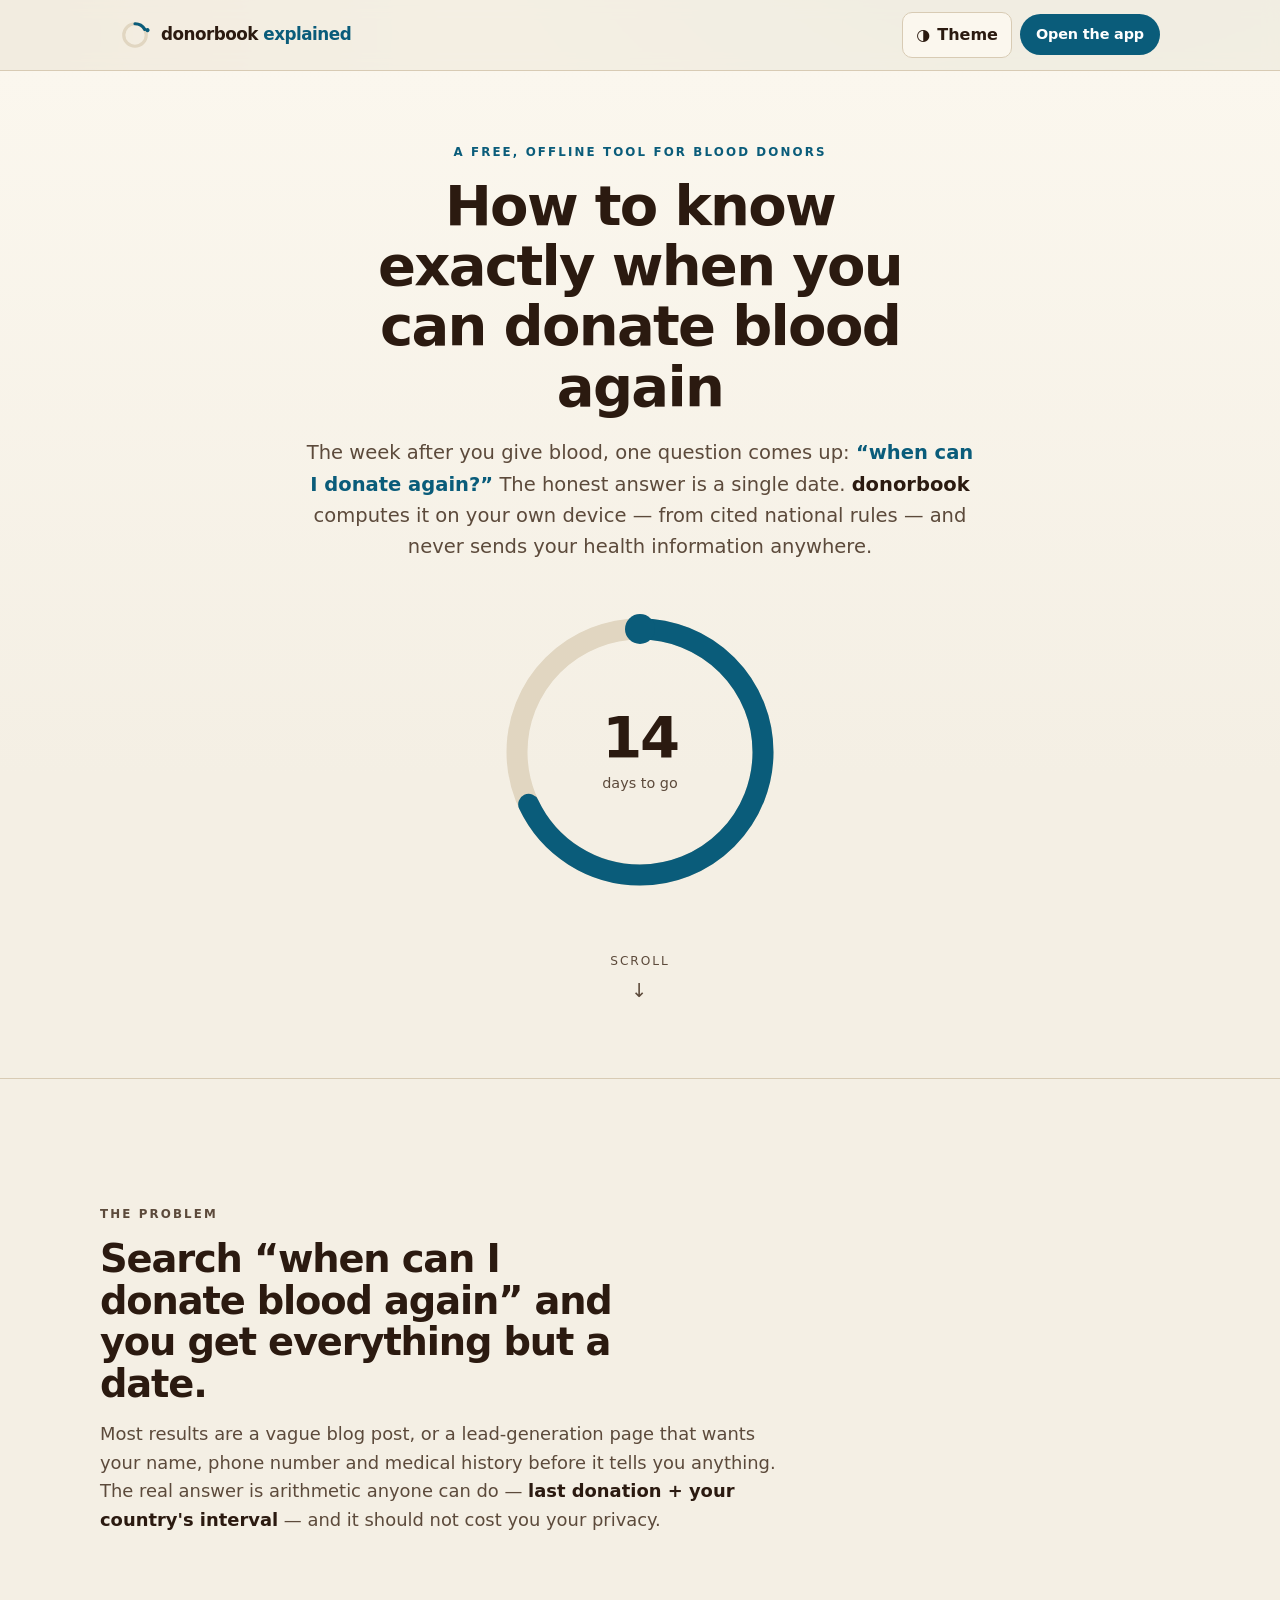
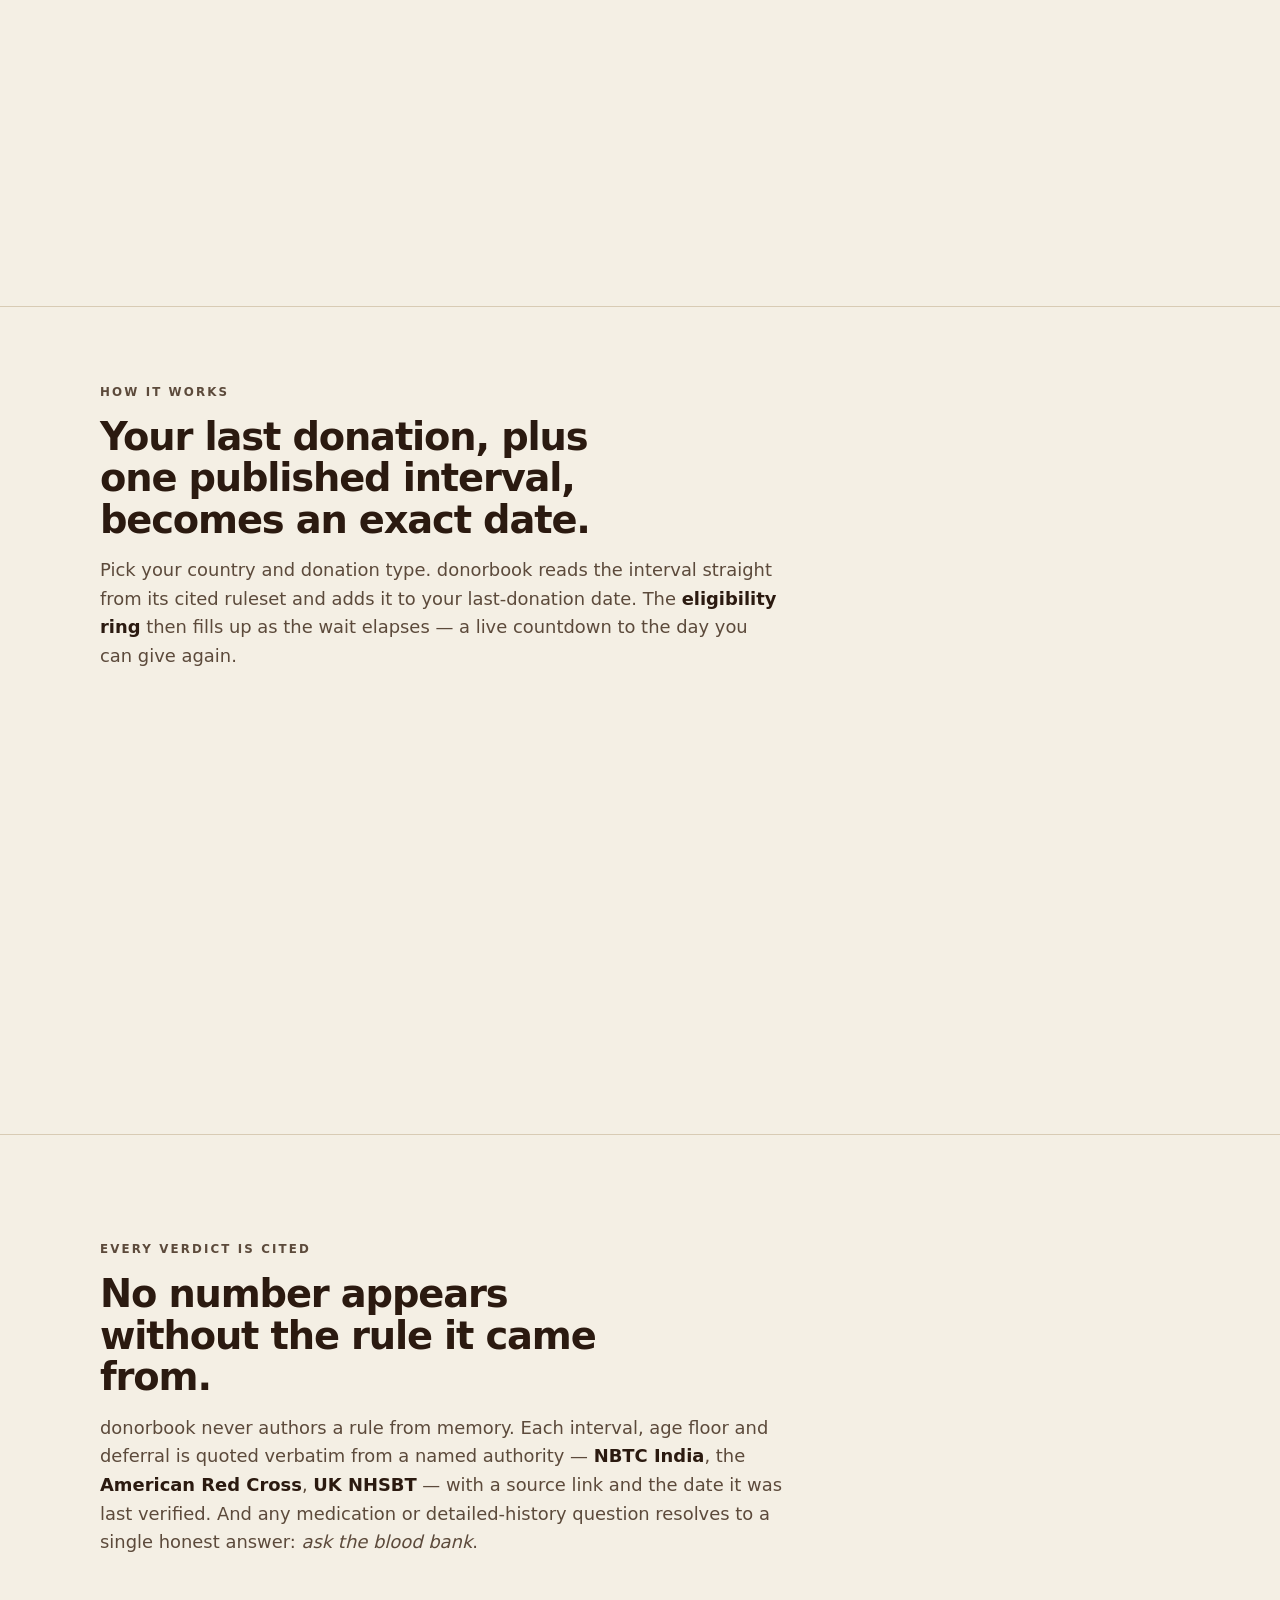
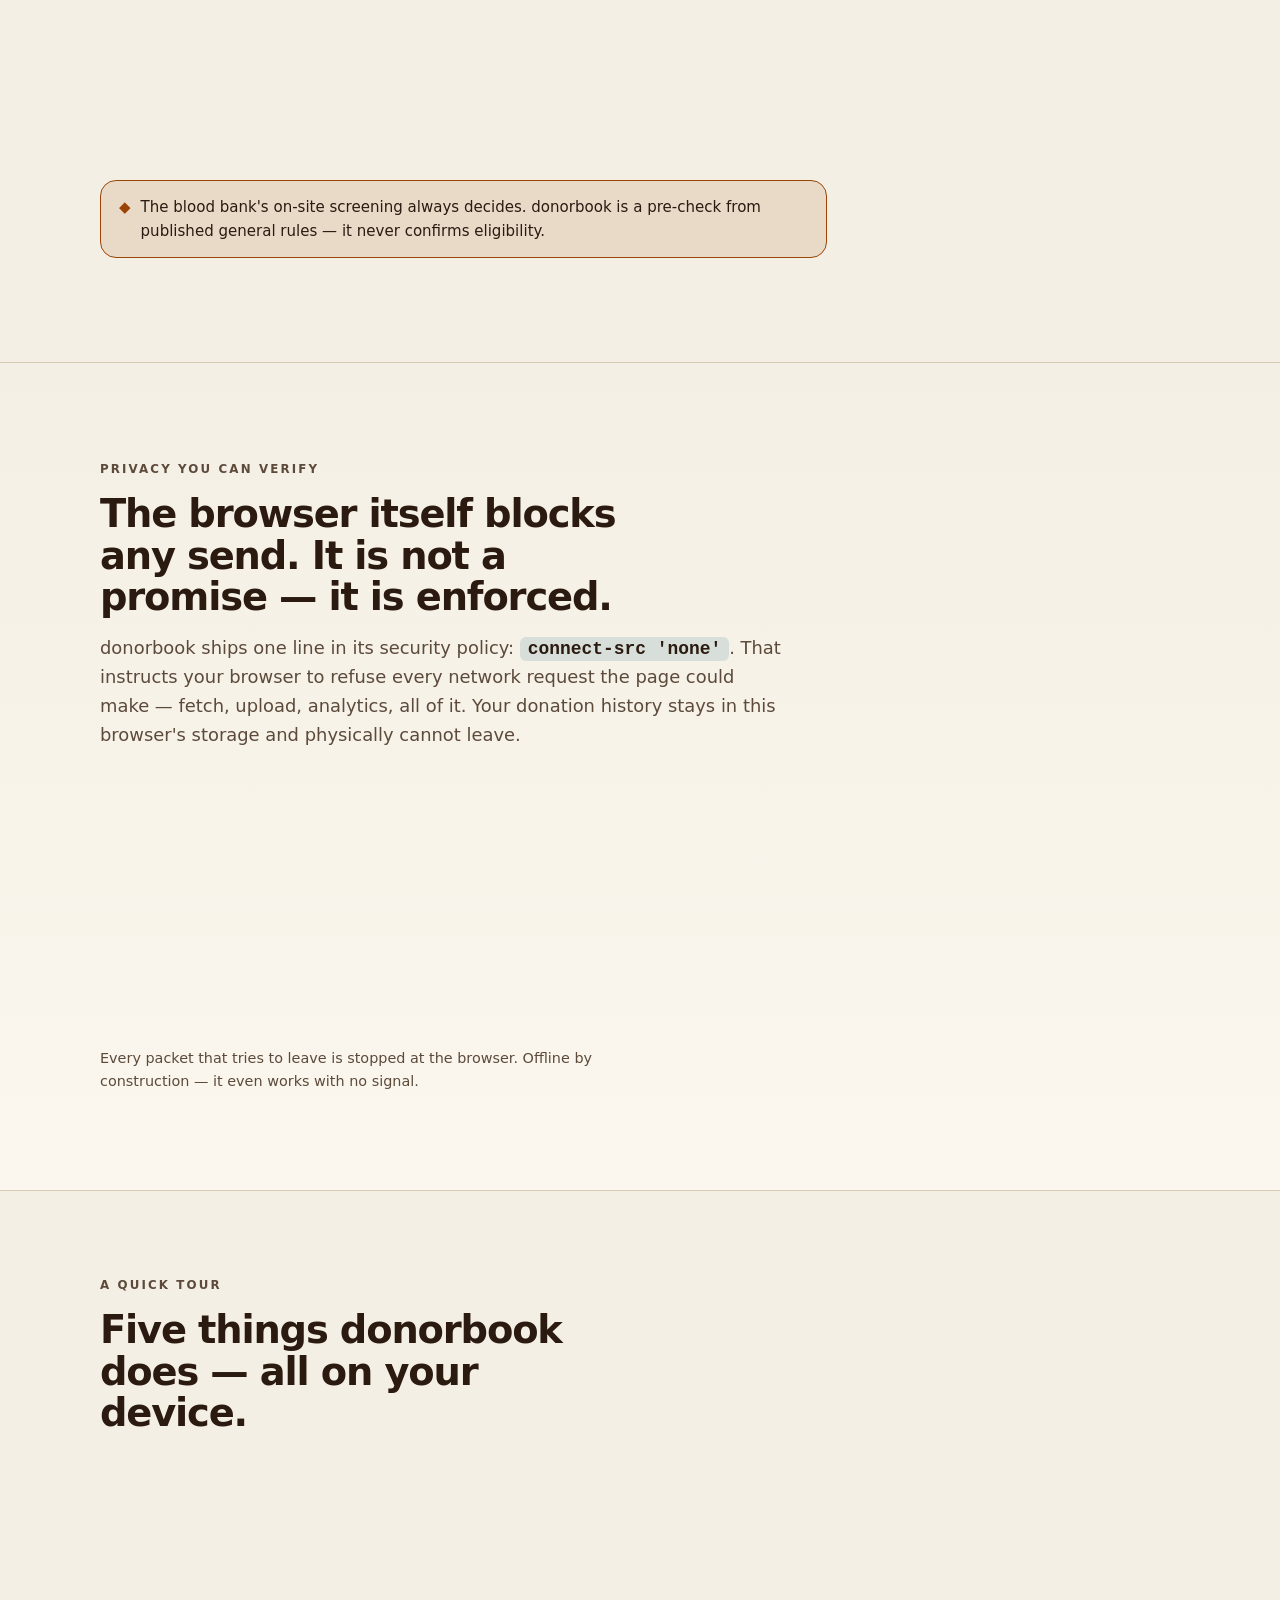
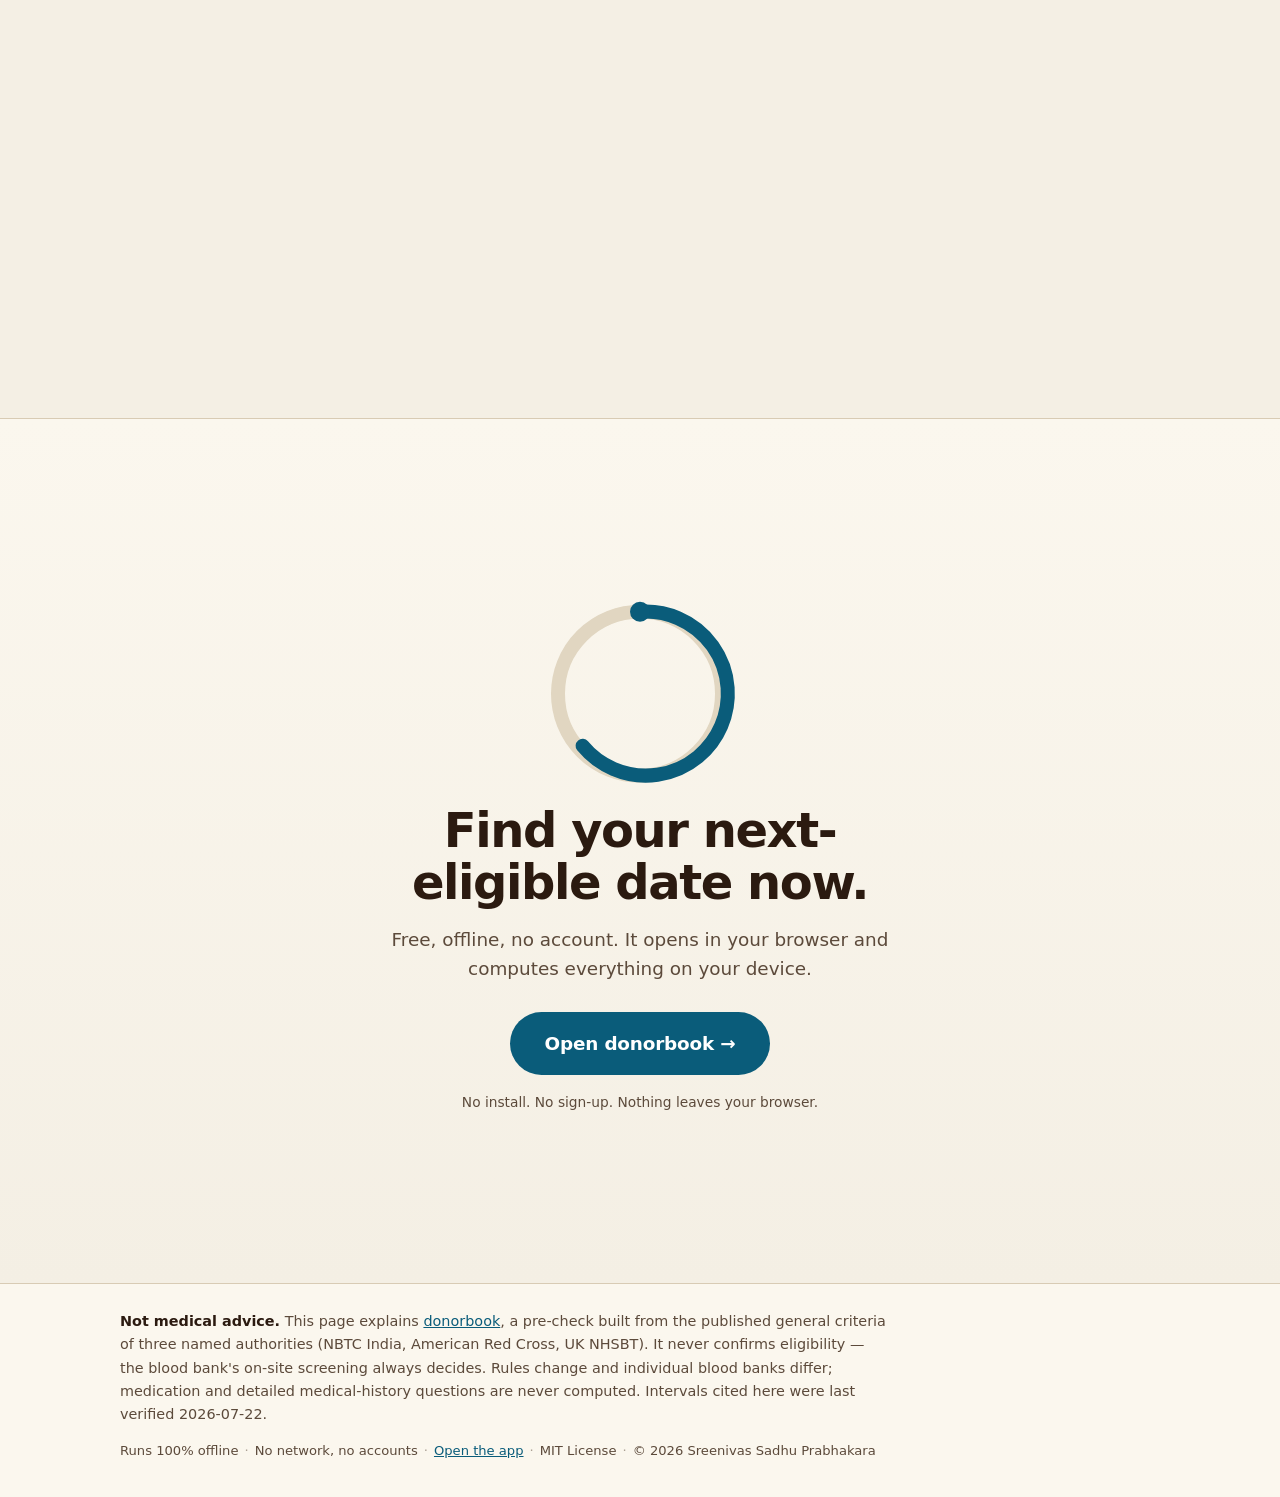
<file: index.html>
<!doctype html>
<html lang="en">
<head>
  <meta charset="utf-8">
  <meta name="viewport" content="width=device-width, initial-scale=1">
  <meta http-equiv="Content-Security-Policy" content="default-src 'self'; connect-src 'none'; img-src 'self' data:; base-uri 'none'; form-action 'none'; frame-ancestors 'none'; object-src 'none'">
  <title>How to know when you can donate blood again — donorbook explained</title>
  <meta name="description" content="An animated explainer of donorbook: how a free, offline tool computes the exact date you can next donate blood from cited national rules, and keeps your donor logbook private on your own device.">
  <meta name="color-scheme" content="dark light">
  <link rel="canonical" href="https://sreenivas-sadhu-prabhakara.github.io/donorbook-explained/">
  <meta name="robots" content="index, follow, max-image-preview:large">
  <meta name="author" content="Sreenivas Sadhu Prabhakara">
  <meta name="keywords" content="when can I donate blood again, blood donation interval, how donorbook works, next donation date, blood donor eligibility explained, private donor logbook, offline blood donation calculator">
  <meta name="theme-color" content="#1D1109" media="(prefers-color-scheme: dark)">
  <meta name="theme-color" content="#F4EFE4" media="(prefers-color-scheme: light)">

  <!-- Open Graph -->
  <meta property="og:type" content="website">
  <meta property="og:site_name" content="donorbook explained">
  <meta property="og:title" content="How to know when you can donate blood again — donorbook explained">
  <meta property="og:description" content="An animated walkthrough of the idea behind donorbook: cited national donation-interval rules, an exact next-donation date, and a donor logbook that never leaves your browser.">
  <meta property="og:url" content="https://sreenivas-sadhu-prabhakara.github.io/donorbook-explained/">
  <meta property="og:locale" content="en_US">
  <meta property="og:image" content="https://sreenivas-sadhu-prabhakara.github.io/donorbook-explained/og-image.png">
  <meta property="og:image:width" content="1200">
  <meta property="og:image:height" content="630">
  <meta property="og:image:alt" content="donorbook explained — the eligibility ring filling toward a next-eligible date">

  <!-- Twitter -->
  <meta name="twitter:card" content="summary_large_image">
  <meta name="twitter:title" content="How to know when you can donate blood again — donorbook explained">
  <meta name="twitter:description" content="An animated walkthrough of donorbook: cited national rules, an exact next-donation date, and a donor logbook that never leaves your browser.">
  <meta name="twitter:image" content="https://sreenivas-sadhu-prabhakara.github.io/donorbook-explained/og-image.png">
  <meta name="twitter:image:alt" content="donorbook explained — the eligibility ring filling toward a next-eligible date">

  <link rel="stylesheet" href="styles.css">
  <link rel="icon" href="favicon.svg" type="image/svg+xml">
  <link rel="apple-touch-icon" href="apple-touch-icon.png">
  <link rel="manifest" href="manifest.webmanifest">

  <!-- Structured data (data block; not affected by script-src) -->
  <script type="application/ld+json">
  {
    "@context": "https://schema.org",
    "@type": "WebApplication",
    "name": "donorbook explained",
    "description": "An animated single-page explainer of donorbook — a free, offline blood-donation eligibility and next-donation-date tool built from cited national rules, with a private on-device donor logbook.",
    "url": "https://sreenivas-sadhu-prabhakara.github.io/donorbook-explained/",
    "applicationCategory": "HealthApplication",
    "operatingSystem": "Any (modern web browser)",
    "browserRequirements": "Requires a modern web browser with JavaScript enabled.",
    "isAccessibleForFree": true,
    "offers": { "@type": "Offer", "price": "0", "priceCurrency": "USD" },
    "license": "https://opensource.org/licenses/MIT",
    "author": { "@type": "Person", "name": "Sreenivas Sadhu Prabhakara" },
    "softwareVersion": "0.1.0",
    "featureList": [
      "Animated explanation of the blood-donation interval rule",
      "How the eligibility ring counts down to your next-eligible date",
      "Why every verdict shows its cited source rule",
      "How connect-src 'none' enforces privacy in the browser",
      "A guided tour of the donorbook feature set"
    ]
  }
  </script>
  <script type="application/ld+json">
  {
    "@context": "https://schema.org",
    "@type": "FAQPage",
    "mainEntity": [
      {
        "@type": "Question",
        "name": "How does donorbook know when I can donate blood again?",
        "acceptedAnswer": {
          "@type": "Answer",
          "text": "It adds your country's published donation interval to your last-donation date. For whole blood: the American Red Cross allows every 56 days; UK NHSBT allows men every 12 weeks (84 days) and women every 16 weeks (112 days); India's NBTC allows men every 90 days and women every 120 days. donorbook does the calendar arithmetic on your device and shows the exact next-eligible date on the eligibility ring."
        }
      },
      {
        "@type": "Question",
        "name": "Is donorbook accurate — does it decide if I am eligible?",
        "acceptedAnswer": {
          "@type": "Answer",
          "text": "No. donorbook is a pre-check built from the published general rules of three named authorities. Every verdict shows the exact rule, its source link and last-verified date, but medication and detailed medical-history questions always resolve to 'ask the blood bank'. The blood bank's on-site screening always decides."
        }
      },
      {
        "@type": "Question",
        "name": "Does donorbook send my donation history anywhere?",
        "acceptedAnswer": {
          "@type": "Answer",
          "text": "No. The page's Content-Security-Policy sets connect-src 'none', so the browser itself blocks any network request. Your logbook lives only in this browser's localStorage — it is never transmitted or stored anywhere but your own device."
        }
      }
    ]
  }
  </script>
</head>
<body>
  <a class="skip-link" href="#main">Skip to the explainer</a>

  <!-- progress rail -->
  <div class="rail" aria-hidden="true"><span class="rail__fill" id="railFill"></span></div>

  <header class="top" id="top">
    <div class="top__inner">
      <div class="brand">
        <svg class="brand__mark" viewBox="0 0 32 32" aria-hidden="true">
          <circle cx="16" cy="16" r="12" fill="none" stroke="var(--ring-track)" stroke-width="3.4"/>
          <path d="M16 4 a12 12 0 0 1 10.4 6" fill="none" stroke="var(--accent)" stroke-width="3.4" stroke-linecap="round"/>
          <path d="M26.4 10 l1.9 -1.1 a2.2 2.2 0 1 1 -0.8 3.2 z" fill="var(--accent)"/>
        </svg>
        <span class="brand__name">donorbook <span class="brand__tag">explained</span></span>
      </div>
      <div class="top__actions">
        <button type="button" class="ghost" id="themeBtn" aria-pressed="false" title="Toggle light / dark">
          <span class="ghost__ico" aria-hidden="true">◑</span><span class="ghost__txt">Theme</span>
        </button>
        <a class="btn btn--sm" href="https://sreenivas-sadhu-prabhakara.github.io/donorbook/">Open the app</a>
      </div>
    </div>
  </header>

  <main id="main">

    <!-- ============ 1 · HOOK ============ -->
    <section class="scene scene--hook" id="s-hook" data-scene>
      <div class="scene__inner">
        <p class="eyebrow">A free, offline tool for blood donors</p>
        <h1 class="hook__title">How to know exactly when you can donate blood again</h1>
        <p class="hook__lede">
          The week after you give blood, one question comes up: <em>&ldquo;when can I donate again?&rdquo;</em>
          The honest answer is a single date. <strong>donorbook</strong> computes it on your own device — from
          cited national rules — and never sends your health information anywhere.
        </p>

        <!-- hero: the eligibility ring, animated -->
        <div class="hero-ring" role="img" aria-label="An eligibility ring filling toward a next-eligible date, 14 days to go">
          <svg viewBox="0 0 200 200" class="hero-ring__svg" aria-hidden="true">
            <circle class="hr-track" cx="100" cy="100" r="82"/>
            <circle class="hr-fill" cx="100" cy="100" r="82" transform="rotate(-90 100 100)"/>
            <g class="hr-notch"><circle cx="100" cy="18" r="10"/></g>
          </svg>
          <div class="hero-ring__ctr">
            <span class="hero-ring__big" id="heroDays">14</span>
            <span class="hero-ring__small">days to go</span>
          </div>
        </div>

        <p class="scrollcue" aria-hidden="true"><span>scroll</span><span class="scrollcue__arrow">↓</span></p>
      </div>
    </section>

    <!-- ============ 2 · THE REAL PROBLEM ============ -->
    <section class="scene" id="s-problem" data-scene>
      <div class="scene__inner">
        <p class="kicker">The problem</p>
        <h2 class="scene__h">Search &ldquo;when can I donate blood again&rdquo; and you get everything but a date.</h2>
        <p class="scene__p">
          Most results are a vague blog post, or a lead-generation page that wants your name, phone number and
          medical history before it tells you anything. The real answer is arithmetic anyone can do —
          <strong>last donation + your country's interval</strong> — and it should not cost you your privacy.
        </p>

        <div class="problem-cards" data-reveal-group>
          <div class="pcard pcard--bad" data-reveal>
            <span class="pcard__tag">what you usually get</span>
            <ul class="pcard__list">
              <li><span class="x">✕</span> &ldquo;It depends&rdquo; blog posts with no date</li>
              <li><span class="x">✕</span> Forms that harvest your details first</li>
              <li><span class="x">✕</span> Rules for the wrong country</li>
              <li><span class="x">✕</span> No sense of <em>which</em> rule applies to you</li>
            </ul>
          </div>
          <div class="pcard pcard--good" data-reveal>
            <span class="pcard__tag">what you actually need</span>
            <ul class="pcard__list">
              <li><span class="ok">✓</span> One exact next-eligible <strong>date</strong></li>
              <li><span class="ok">✓</span> The <strong>cited rule</strong> behind it</li>
              <li><span class="ok">✓</span> A private place to log donations</li>
              <li><span class="ok">✓</span> Nothing sent to anyone, ever</li>
            </ul>
          </div>
        </div>
      </div>
    </section>

    <!-- ============ 3 · HOW IT WORKS: the interval + ring ============ -->
    <section class="scene" id="s-how" data-scene>
      <div class="scene__inner">
        <p class="kicker">How it works</p>
        <h2 class="scene__h">Your last donation, plus one published interval, becomes an exact date.</h2>
        <p class="scene__p">
          Pick your country and donation type. donorbook reads the interval straight from its cited ruleset and
          adds it to your last-donation date. The <strong>eligibility ring</strong> then fills up as the wait
          elapses — a live countdown to the day you can give again.
        </p>

        <div class="how" data-reveal-group>
          <!-- the equation -->
          <div class="how__eq" data-reveal>
            <div class="eq">
              <div class="eq__term">
                <span class="eq__k">last donation</span>
                <span class="eq__v tabular" id="eqLast">01 Jan</span>
              </div>
              <span class="eq__op">+</span>
              <div class="eq__term eq__term--interval">
                <span class="eq__k">NBTC interval (male)</span>
                <span class="eq__v tabular">90 days</span>
              </div>
              <span class="eq__op">=</span>
              <div class="eq__term eq__term--out">
                <span class="eq__k">next eligible</span>
                <span class="eq__v tabular" id="eqNext">01 Apr</span>
              </div>
            </div>
            <p class="eq__note">
              Calendar arithmetic that clamps month-ends and handles leap years — proven to the day in the app's tests.
            </p>
          </div>

          <!-- the ring, filling on scroll -->
          <div class="how__ring" data-reveal>
            <div class="scene-ring" role="img" aria-label="The eligibility ring at about 68 percent, with 29 days remaining out of a 90-day interval">
              <svg viewBox="0 0 200 200" class="scene-ring__svg" aria-hidden="true">
                <g class="sr-ticks" id="srTicks"></g>
                <circle class="sr-track" cx="100" cy="100" r="82"/>
                <circle class="sr-fill" id="srFill" cx="100" cy="100" r="82" transform="rotate(-90 100 100)"/>
                <g class="sr-notch"><circle cx="100" cy="18" r="9"/></g>
              </svg>
              <div class="scene-ring__ctr">
                <span class="scene-ring__big tabular" id="srBig">29</span>
                <span class="scene-ring__small">days to go</span>
              </div>
            </div>
            <p class="scene-ring__cap">The ring is the motif — the same countdown carried into the icon and the OG card.</p>
          </div>
        </div>
      </div>
    </section>

    <!-- ============ 4 · CITED RULES / verdict ============ -->
    <section class="scene" id="s-cited" data-scene>
      <div class="scene__inner">
        <p class="kicker">Every verdict is cited</p>
        <h2 class="scene__h">No number appears without the rule it came from.</h2>
        <p class="scene__p">
          donorbook never authors a rule from memory. Each interval, age floor and deferral is quoted verbatim
          from a named authority — <strong>NBTC India</strong>, the <strong>American Red Cross</strong>,
          <strong>UK NHSBT</strong> — with a source link and the date it was last verified. And any medication or
          detailed-history question resolves to a single honest answer: <em>ask the blood bank</em>.
        </p>

        <div class="verdicts" data-reveal-group>
          <div class="vcard vcard--ok" data-reveal>
            <span class="vpill vpill--ok">Likely eligible</span>
            <p class="vcard__rule">Whole blood, every 56 days.</p>
            <p class="vcard__src"><cite>American Red Cross</cite> · verified 2026-07-22</p>
          </div>
          <div class="vcard vcard--defer" data-reveal>
            <span class="vpill vpill--defer">Deferred until 12 Aug</span>
            <p class="vcard__rule">Tattoo in the last 3 months — wait to the resume date.</p>
            <p class="vcard__src"><cite>UK NHSBT</cite> · verified 2026-07-22</p>
          </div>
          <div class="vcard vcard--ask" data-reveal>
            <span class="vpill vpill--ask">Ask the blood bank</span>
            <p class="vcard__rule">Started a new medication — never computed here.</p>
            <p class="vcard__src"><cite>Policy by design</cite> · not medical advice</p>
          </div>
        </div>

        <p class="banner" role="note">
          <span class="banner__ico" aria-hidden="true">◆</span>
          The blood bank's on-site screening always decides. donorbook is a pre-check from published general rules — it never confirms eligibility.
        </p>
      </div>
    </section>

    <!-- ============ 5 · PRIVACY: connect-src none ============ -->
    <section class="scene scene--privacy" id="s-privacy" data-scene>
      <div class="scene__inner">
        <p class="kicker">Privacy you can verify</p>
        <h2 class="scene__h">The browser itself blocks any send. It is not a promise — it is enforced.</h2>
        <p class="scene__p">
          donorbook ships one line in its security policy: <code class="csp">connect-src 'none'</code>.
          That instructs your browser to refuse every network request the page could make — fetch, upload,
          analytics, all of it. Your donation history stays in this browser's storage and physically cannot leave.
        </p>

        <div class="wall" data-reveal>
          <div class="wall__device">
            <span class="wall__label">your device</span>
            <div class="wall__data">
              <span class="chip-lg">logbook</span>
              <span class="chip-lg">blood group</span>
              <span class="chip-lg">next date</span>
            </div>
          </div>
          <div class="wall__barrier">
            <span class="wall__csp"><code>connect-src 'none'</code></span>
            <div class="wall__packets" aria-hidden="true">
              <span class="pk pk--1">◍</span><span class="pk pk--2">◍</span><span class="pk pk--3">◍</span>
            </div>
            <span class="wall__block" aria-hidden="true">BLOCKED</span>
          </div>
          <div class="wall__cloud">
            <span class="wall__label">the internet</span>
            <span class="wall__x" aria-hidden="true">no route out</span>
          </div>
        </div>
        <p class="wall__cap">Every packet that tries to leave is stopped at the browser. Offline by construction — it even works with no signal.</p>
      </div>
    </section>

    <!-- ============ 6 · FEATURE TOUR ============ -->
    <section class="scene" id="s-tour" data-scene>
      <div class="scene__inner">
        <p class="kicker">A quick tour</p>
        <h2 class="scene__h">Five things donorbook does — all on your device.</h2>

        <div class="tour" data-reveal-group>
          <article class="feat" data-reveal>
            <span class="feat__ico" aria-hidden="true">
              <svg viewBox="0 0 40 40"><circle cx="20" cy="20" r="14" fill="none" stroke="currentColor" stroke-width="3.4"/><path d="M20 6 a14 14 0 0 1 12 7" fill="none" stroke="var(--accent)" stroke-width="3.4" stroke-linecap="round"/></svg>
            </span>
            <h3 class="feat__h">Next-date calculator</h3>
            <p class="feat__p">Country × donation type × sex × last date → the exact next-eligible date on the ring.</p>
          </article>
          <article class="feat" data-reveal>
            <span class="feat__ico" aria-hidden="true">
              <svg viewBox="0 0 40 40"><path d="M12 20 l6 6 l12 -14" fill="none" stroke="var(--accent)" stroke-width="3.4" stroke-linecap="round" stroke-linejoin="round"/></svg>
            </span>
            <h3 class="feat__h">Guided pre-check</h3>
            <p class="feat__p">Age, weight, haemoglobin and a fixed set of deferrals → a verdict with its cited rule.</p>
          </article>
          <article class="feat" data-reveal>
            <span class="feat__ico" aria-hidden="true">
              <svg viewBox="0 0 40 40"><rect x="9" y="8" width="22" height="26" rx="3" fill="none" stroke="currentColor" stroke-width="3"/><path d="M14 16 h12 M14 22 h12 M14 28 h7" stroke="var(--accent)" stroke-width="3" stroke-linecap="round"/></svg>
            </span>
            <h3 class="feat__h">Private logbook</h3>
            <p class="feat__p">Date, type, centre, notes — stored only in your browser, with a yearly count vs the cap.</p>
          </article>
          <article class="feat" data-reveal>
            <span class="feat__ico" aria-hidden="true">
              <svg viewBox="0 0 40 40"><circle cx="14" cy="20" r="7" fill="none" stroke="currentColor" stroke-width="3"/><circle cx="26" cy="20" r="7" fill="none" stroke="var(--accent)" stroke-width="3"/></svg>
            </span>
            <h3 class="feat__h">Group compatibility</h3>
            <p class="feat__p">Any of the 8 groups → donate-to / receive-from, for red cells or plasma.</p>
          </article>
          <article class="feat" data-reveal>
            <span class="feat__ico" aria-hidden="true">
              <svg viewBox="0 0 40 40"><path d="M20 8 v16 M14 18 l6 6 l6 -6" fill="none" stroke="var(--accent)" stroke-width="3.2" stroke-linecap="round" stroke-linejoin="round"/><path d="M10 30 h20" stroke="currentColor" stroke-width="3.2" stroke-linecap="round"/></svg>
            </span>
            <h3 class="feat__h">Exports as the handoff</h3>
            <p class="feat__p">CSV of the logbook, a downloadable <code>.ics</code> reminder, and a printable wallet donor card.</p>
          </article>
          <article class="feat" data-reveal>
            <span class="feat__ico" aria-hidden="true">
              <svg viewBox="0 0 40 40"><path d="M20 7 l11 5 v8 c0 8 -6 12 -11 14 c-5 -2 -11 -6 -11 -14 v-8 z" fill="none" stroke="currentColor" stroke-width="3" stroke-linejoin="round"/><path d="M15 20 l4 4 l7 -8" fill="none" stroke="var(--accent)" stroke-width="3" stroke-linecap="round" stroke-linejoin="round"/></svg>
            </span>
            <h3 class="feat__h">Full sources panel</h3>
            <p class="feat__p">Every rule with its authority, verbatim quote, link and last-verified date.</p>
          </article>
        </div>
      </div>
    </section>

    <!-- ============ 7 · CTA ============ -->
    <section class="scene scene--cta" id="s-cta" data-scene>
      <div class="scene__inner cta__inner">
        <div class="cta-ring" aria-hidden="true">
          <svg viewBox="0 0 200 200"><circle cx="100" cy="100" r="82" fill="none" stroke="var(--ring-track)" stroke-width="14"/><path d="M100 18 A82 82 0 1 1 42.6 152" fill="none" stroke="var(--accent)" stroke-width="14" stroke-linecap="round"/><circle cx="100" cy="18" r="10" fill="var(--accent)"/></svg>
        </div>
        <h2 class="cta__h">Find your next-eligible date now.</h2>
        <p class="cta__p">Free, offline, no account. It opens in your browser and computes everything on your device.</p>
        <a class="btn btn--lg" href="https://sreenivas-sadhu-prabhakara.github.io/donorbook/">Open donorbook →</a>
        <p class="cta__sub">No install. No sign-up. Nothing leaves your browser.</p>
      </div>
    </section>
  </main>

  <footer class="foot">
    <div class="foot__inner">
      <p class="foot__disclaimer">
        <strong>Not medical advice.</strong> This page explains <a href="https://sreenivas-sadhu-prabhakara.github.io/donorbook/">donorbook</a>,
        a pre-check built from the published general criteria of three named authorities (NBTC India, American Red Cross, UK NHSBT).
        It never confirms eligibility — the blood bank's on-site screening always decides. Rules change and individual blood banks differ;
        medication and detailed medical-history questions are never computed. Intervals cited here were last verified 2026-07-22.
      </p>
      <p class="foot__meta">
        <span>Runs 100% offline</span><span class="foot__dot">·</span>
        <span>No network, no accounts</span><span class="foot__dot">·</span>
        <span><a href="https://sreenivas-sadhu-prabhakara.github.io/donorbook/">Open the app</a></span><span class="foot__dot">·</span>
        <span>MIT&nbsp;License</span><span class="foot__dot">·</span>
        <span>&copy; 2026 Sreenivas&nbsp;Sadhu&nbsp;Prabhakara</span>
      </p>
    </div>
  </footer>

  <script src="app.js" defer></script>
</body>
</html>
</file>
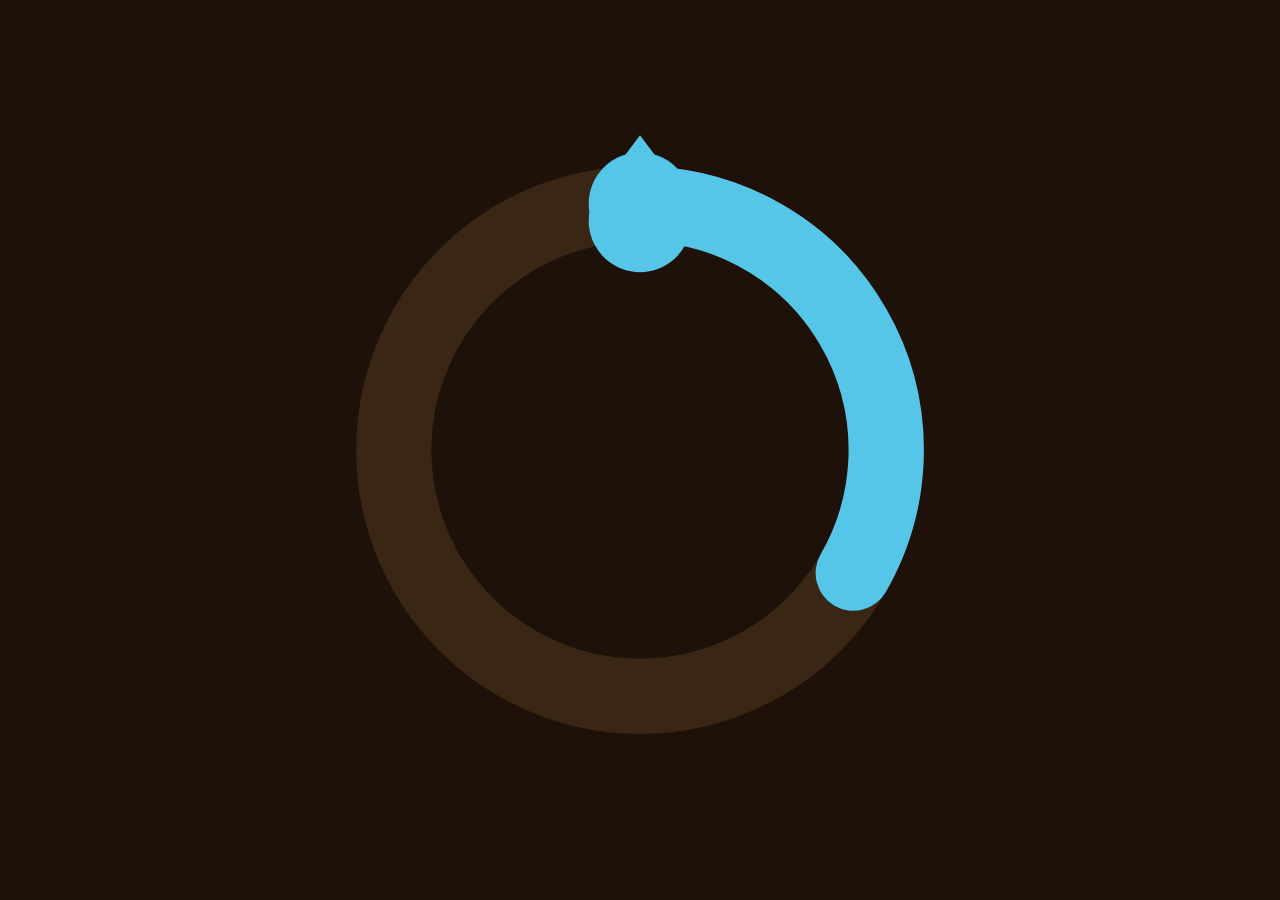
<file: assets/icon.html>
<!doctype html>
<html lang="en">
<head>
<meta charset="utf-8">
<style>
  * { box-sizing: border-box; margin: 0; padding: 0; }
  html, body { width: 100%; height: 100%; overflow: hidden; background: #1D1109; }
  body { display: grid; place-items: center; }
  /* 12% safe padding → mark fills the middle 76vmin */
  .mark { width: 76vmin; height: 76vmin; display: block; }
</style>
</head>
<body>
  <svg class="mark" viewBox="0 0 200 200" aria-hidden="true">
    <!-- eligibility ring: track + cyan arc + drop notch (the shared motif) -->
    <circle cx="100" cy="100" r="72" fill="none" stroke="#3a2614" stroke-width="22"/>
    <path d="M100 28 A72 72 0 0 1 162.35 136" fill="none" stroke="#56C6E8" stroke-width="22" stroke-linecap="round"/>
    <!-- drop-shaped notch marking the next-eligible tick, at the top -->
    <circle cx="100" cy="28" r="15" fill="#56C6E8"/>
    <path d="M100 8 L112 24 A15 15 0 1 1 88 24 Z" fill="#56C6E8"/>
  </svg>
</body>
</html>
</file>
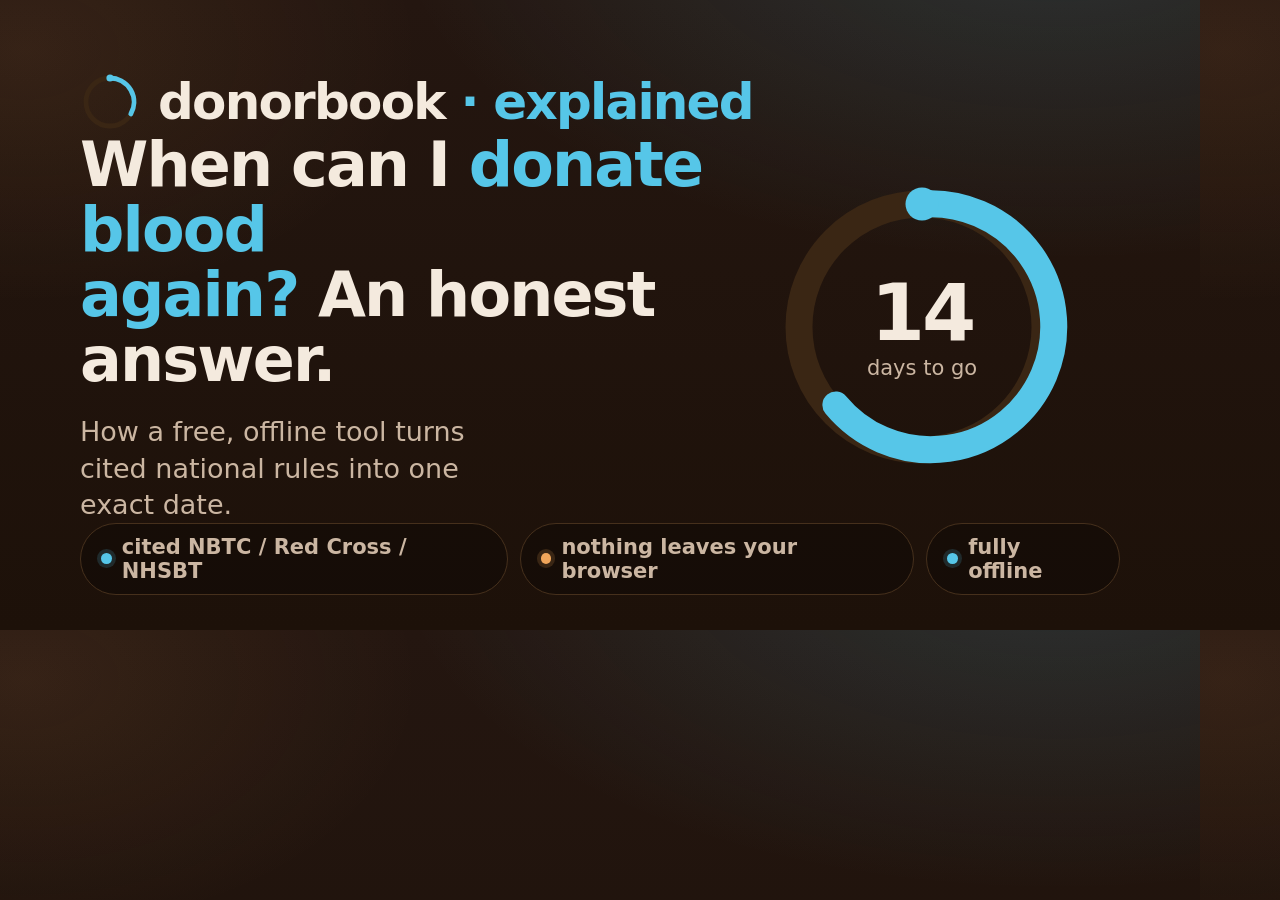
<file: assets/og.html>
<!doctype html>
<html lang="en">
<head>
<meta charset="utf-8">
<style>
  :root {
    --bg: #1D1109; --line: #46301c; --ink: #F4EADE; --mist: #cbb6a2;
    --accent: #56C6E8; --track: #3a2614; --defer: #F0A55A;
    --sans: system-ui, -apple-system, "Segoe UI", Roboto, "Helvetica Neue", Arial, sans-serif;
  }
  * { box-sizing: border-box; margin: 0; padding: 0; }
  html, body { width: 1200px; height: 630px; overflow: hidden; }
  body {
    position: relative; font-family: var(--sans); color: var(--ink);
    background:
      radial-gradient(1100px 560px at 88% -12%, rgba(86,198,232,0.16), transparent 60%),
      radial-gradient(720px 460px at 2% 8%, rgba(240,165,90,0.09), transparent 55%),
      linear-gradient(180deg, #241610 0%, #1D1109 100%);
    -webkit-font-smoothing: antialiased;
  }
  .frame { position: absolute; inset: 0; padding: 72px 80px; display: flex; flex-direction: column; justify-content: space-between; }

  .brand { display: flex; align-items: center; gap: 18px; }
  .brand svg { width: 60px; height: 60px; }
  .wordmark { font-size: 50px; font-weight: 800; letter-spacing: -0.035em; }
  .wordmark .tag { color: var(--accent); }

  .mid { display: flex; align-items: center; gap: 52px; }
  .headline { max-width: 640px; }
  .headline h1 { font-size: 62px; font-weight: 800; letter-spacing: -0.03em; line-height: 1.05; }
  .headline h1 .hl { color: var(--accent); }
  .headline p { margin-top: 22px; font-size: 27px; font-weight: 500; color: var(--mist); line-height: 1.34; max-width: 24ch; }

  /* the eligibility ring — shared motif, mid-fill */
  .ringwrap { position: relative; width: 300px; height: 300px; flex: none; }
  .ringwrap svg { width: 100%; height: 100%; }
  .ringwrap .ctr { position: absolute; inset: 0; display: flex; flex-direction: column; align-items: center; justify-content: center; }
  .ctr .big { font-size: 78px; font-weight: 800; letter-spacing: -0.04em; line-height: 1; }
  .ctr .small { font-size: 21px; color: var(--mist); margin-top: 4px; }

  .chips { display: flex; gap: 12px; }
  .chip {
    display: inline-flex; align-items: center; gap: 10px; padding: 11px 20px;
    border: 1px solid var(--line); border-radius: 999px; background: rgba(0,0,0,0.28);
    font-size: 21px; font-weight: 600; color: var(--mist);
  }
  .chip .dot { width: 11px; height: 11px; border-radius: 50%; }
  .chip .dot--cyan { background: var(--accent); box-shadow: 0 0 0 4px rgba(86,198,232,0.16); }
  .chip .dot--amber { background: var(--defer); box-shadow: 0 0 0 4px rgba(240,165,90,0.16); }
</style>
</head>
<body>
  <div class="frame">
    <div class="brand">
      <svg viewBox="0 0 200 200" aria-hidden="true">
        <circle cx="100" cy="100" r="80" fill="none" stroke="#3a2614" stroke-width="16"/>
        <path d="M100 20 A80 80 0 0 1 169.28 140" fill="none" stroke="#56C6E8" stroke-width="16" stroke-linecap="round"/>
        <circle cx="100" cy="20" r="12" fill="#56C6E8"/>
      </svg>
      <span class="wordmark">donorbook <span class="tag">· explained</span></span>
    </div>

    <div class="mid">
      <div class="headline">
        <h1>When can I <span class="hl">donate blood<br>again?</span> An honest answer.</h1>
        <p>How a free, offline tool turns cited national rules into one exact date.</p>
      </div>
      <div class="ringwrap">
        <svg viewBox="0 0 200 200" aria-hidden="true">
          <circle cx="100" cy="100" r="82" fill="none" stroke="#3a2614" stroke-width="18"/>
          <path d="M100 18 A82 82 0 1 1 42.6 152" fill="none" stroke="#56C6E8" stroke-width="18" stroke-linecap="round"/>
          <circle cx="100" cy="18" r="11" fill="#56C6E8"/>
        </svg>
        <div class="ctr">
          <span class="big">14</span>
          <span class="small">days to go</span>
        </div>
      </div>
    </div>

    <div class="chips">
      <span class="chip"><span class="dot dot--cyan"></span>cited NBTC / Red Cross / NHSBT</span>
      <span class="chip"><span class="dot dot--amber"></span>nothing leaves your browser</span>
      <span class="chip"><span class="dot dot--cyan"></span>fully offline</span>
    </div>
  </div>
</body>
</html>
</file>
<file: styles.css>
/* ============================================================
   donorbook explained — animated narrative.
   Same family as donorbook: warm crema + espresso, sky-cyan ring.
   The eligibility ring is the shared motif. Light + dark, WCAG-AA.
   All motion degrades to static, legible states under
   prefers-reduced-motion.
   ============================================================ */

:root {
  /* Light scheme (default) — crema, matching the app */
  --bg:        #F4EFE4;
  --surface:   #FBF7EE;
  --surface2:  #EFE7D6;
  --ink:       #2B1A10;
  --ink-soft:  #5c4a3b;
  --line:      #D8CBB4;
  --accent:    #0A5C7A;   /* Sky (AA on crema: 5.3:1) */
  --accent-ink:#ffffff;
  --accent-dim:rgba(10,92,122,0.13);
  --defer:     #9A4405;   /* Tamarind */
  --defer-dim: rgba(154,68,5,0.12);
  --ok:        #186640;
  --ok-dim:    rgba(24,102,64,0.12);
  --ask:       #7D5200;
  --ask-dim:   rgba(125,82,0,0.12);
  --ring-track:#E1D6C1;

  --sans: system-ui, -apple-system, "Segoe UI", Roboto, "Helvetica Neue", Arial, sans-serif;
  --mono: ui-monospace, "SF Mono", Menlo, Consolas, "Liberation Mono", monospace;

  --radius: 16px;
  --radius-sm: 10px;
  --shadow: 0 18px 46px -28px rgba(43,26,16,0.55);
  --wrap: 1080px;
  --ease: cubic-bezier(0.22, 0.61, 0.36, 1);
}

@media (prefers-color-scheme: dark) {
  :root:not([data-theme="light"]) { color-scheme: dark; }
  :root:not([data-theme="light"]) {
    --bg:        #1D1109;
    --surface:   #2C1C10;
    --surface2:  #35230f;
    --ink:       #F4EADE;
    --ink-soft:  #cbb6a2;
    --line:      #46301c;
    --accent:    #56C6E8;
    --accent-ink:#0d2530;
    --accent-dim:rgba(86,198,232,0.16);
    --defer:     #F0A55A;
    --defer-dim: rgba(240,165,90,0.16);
    --ok:        #6cd39a;
    --ok-dim:    rgba(108,211,154,0.16);
    --ask:       #e9c069;
    --ask-dim:   rgba(233,192,105,0.16);
    --ring-track:#3a2614;
    --shadow: 0 20px 50px -26px rgba(0,0,0,0.72);
  }
}
:root[data-theme="dark"] {
  color-scheme: dark;
  --bg:#1D1109; --surface:#2C1C10; --surface2:#35230f;
  --ink:#F4EADE; --ink-soft:#cbb6a2; --line:#46301c;
  --accent:#56C6E8; --accent-ink:#0d2530; --accent-dim:rgba(86,198,232,0.16);
  --defer:#F0A55A; --defer-dim:rgba(240,165,90,0.16);
  --ok:#6cd39a; --ok-dim:rgba(108,211,154,0.16);
  --ask:#e9c069; --ask-dim:rgba(233,192,105,0.16);
  --ring-track:#3a2614; --shadow:0 20px 50px -26px rgba(0,0,0,0.72);
}
:root[data-theme="light"] { color-scheme: light; }

* { box-sizing: border-box; }
html { -webkit-text-size-adjust: 100%; scroll-behavior: smooth; }

body {
  margin: 0;
  background: var(--bg);
  color: var(--ink);
  font-family: var(--sans);
  font-size: 16px;
  line-height: 1.6;
  -webkit-font-smoothing: antialiased;
  text-rendering: optimizeLegibility;
  overflow-x: hidden;
}
body::before {
  content: ""; position: fixed; inset: 0; z-index: -1; pointer-events: none;
  background:
    radial-gradient(1000px 560px at 84% -10%, var(--accent-dim), transparent 60%),
    radial-gradient(760px 480px at 2% 4%, var(--defer-dim), transparent 55%);
}

h1, h2, h3 { margin: 0; font-weight: 800; letter-spacing: -0.03em; line-height: 1.08; }
p { margin: 0; }
a { color: var(--accent); }
code { font-family: var(--mono); }
abbr { text-decoration: none; }
.tabular { font-variant-numeric: tabular-nums; }

.visually-hidden {
  position: absolute; width: 1px; height: 1px; padding: 0; margin: -1px;
  overflow: hidden; clip: rect(0,0,0,0); white-space: nowrap; border: 0;
}

.skip-link {
  position: absolute; left: 12px; top: -60px;
  background: var(--accent); color: var(--accent-ink);
  padding: 10px 16px; border-radius: 10px; font-weight: 700;
  z-index: 90; transition: top 0.18s var(--ease); text-decoration: none;
}
.skip-link:focus { top: 12px; }

a:focus-visible, button:focus-visible {
  outline: 3px solid var(--accent); outline-offset: 2px; border-radius: 8px;
}

/* ============ progress rail ============ */
.rail {
  position: fixed; top: 0; left: 0; right: 0; height: 3px;
  background: transparent; z-index: 80;
}
.rail__fill {
  display: block; height: 100%; width: 0%;
  background: var(--accent); transition: width 0.1s linear;
}

/* ============ top bar ============ */
.top {
  position: sticky; top: 0; z-index: 70;
  background: color-mix(in srgb, var(--bg) 86%, transparent);
  backdrop-filter: blur(8px);
  border-bottom: 1px solid var(--line);
}
.top__inner {
  max-width: var(--wrap); margin: 0 auto; padding: 12px 20px;
  display: flex; align-items: center; justify-content: space-between; gap: 12px;
}
.brand { display: flex; align-items: center; gap: 11px; }
.brand__mark { width: 30px; height: 30px; flex: none; }
.brand__name { font-weight: 800; font-size: 1.05rem; letter-spacing: -0.03em; }
.brand__tag { color: var(--accent); font-weight: 700; }
.top__actions { display: flex; align-items: center; gap: 8px; }

/* ============ buttons ============ */
.ghost {
  font: inherit; font-weight: 700; cursor: pointer;
  border-radius: var(--radius-sm); border: 1px solid var(--line);
  padding: 9px 13px; background: var(--surface); color: var(--ink);
  display: inline-flex; align-items: center; gap: 7px;
  transition: transform 0.1s var(--ease), background 0.15s var(--ease);
}
.ghost:hover { background: var(--surface2); }
.ghost:active { transform: translateY(1px); }
.btn {
  font: inherit; font-weight: 800; cursor: pointer; text-decoration: none;
  display: inline-flex; align-items: center; justify-content: center; gap: 8px;
  background: var(--accent); color: var(--accent-ink);
  border: 1px solid transparent; border-radius: 999px;
  padding: 12px 22px; letter-spacing: -0.01em;
  transition: transform 0.12s var(--ease), box-shadow 0.2s var(--ease), filter 0.15s var(--ease);
}
.btn:hover { transform: translateY(-2px); box-shadow: 0 14px 30px -14px var(--accent); filter: brightness(1.03); }
.btn:active { transform: translateY(0); }
.btn--sm { padding: 8px 15px; font-size: 0.9rem; }
.btn--lg { padding: 16px 34px; font-size: 1.15rem; }

@media (max-width: 560px) { .top__actions .btn--sm { display: none; } }

/* ============ scenes ============ */
.scene {
  min-height: 92vh;
  display: flex; align-items: center;
  padding: 72px 20px;
  border-bottom: 1px solid var(--line);
}
.scene__inner { max-width: var(--wrap); margin: 0 auto; width: 100%; }
.scene:last-of-type { border-bottom: none; }

.eyebrow, .kicker {
  font-size: 0.74rem; text-transform: uppercase; letter-spacing: 0.18em;
  color: var(--accent); font-weight: 800;
}
.kicker { color: var(--ink-soft); }
.scene__h {
  margin-top: 14px; font-size: clamp(1.5rem, 4.2vw, 2.4rem); max-width: 20ch;
}
.scene__p {
  margin-top: 16px; max-width: 60ch; color: var(--ink-soft); font-size: clamp(1rem, 1.6vw, 1.12rem);
}
.scene__p strong { color: var(--ink); }
.scene__p code { color: var(--ink); }

/* --- reveal-on-scroll (JS toggles .is-in) --- */
[data-reveal] {
  opacity: 0; transform: translateY(26px);
  transition: opacity 0.6s var(--ease), transform 0.6s var(--ease);
}
[data-reveal].is-in { opacity: 1; transform: none; }
[data-reveal]:nth-child(2) { transition-delay: 0.08s; }
[data-reveal]:nth-child(3) { transition-delay: 0.16s; }
[data-reveal]:nth-child(4) { transition-delay: 0.24s; }
[data-reveal]:nth-child(5) { transition-delay: 0.32s; }
[data-reveal]:nth-child(6) { transition-delay: 0.40s; }

/* ============ 1 · HOOK ============ */
.scene--hook {
  min-height: 100vh; text-align: center;
  background: linear-gradient(180deg, var(--surface) 0%, var(--bg) 70%);
}
.scene--hook .scene__inner { display: flex; flex-direction: column; align-items: center; }
.hook__title {
  margin-top: 14px; font-size: clamp(2rem, 6.2vw, 3.5rem); max-width: 16ch;
}
.hook__lede {
  margin-top: 20px; max-width: 54ch; color: var(--ink-soft);
  font-size: clamp(1.02rem, 2vw, 1.22rem);
}
.hook__lede strong { color: var(--ink); }
.hook__lede em { color: var(--accent); font-style: normal; font-weight: 600; }

.hero-ring { position: relative; width: min(300px, 74vw); aspect-ratio: 1; margin: 40px auto 8px; }
.hero-ring__svg { width: 100%; height: 100%; display: block; }
.hr-track { fill: none; stroke: var(--ring-track); stroke-width: 14; }
.hr-fill {
  fill: none; stroke: var(--accent); stroke-width: 14; stroke-linecap: round;
  stroke-dasharray: 515.2; stroke-dashoffset: 515.2;
  animation: ring-fill 2.4s var(--ease) 0.3s forwards;
}
.hr-notch circle { fill: var(--accent); opacity: 0; animation: notch-pop 0.5s var(--ease) 2.5s forwards; }
.hero-ring__ctr {
  position: absolute; inset: 0; display: flex; flex-direction: column;
  align-items: center; justify-content: center; text-align: center;
}
.hero-ring__big {
  font-size: clamp(2.6rem, 8vw, 3.6rem); font-weight: 800; letter-spacing: -0.04em;
  line-height: 1; font-variant-numeric: tabular-nums;
}
.hero-ring__small { font-size: 0.9rem; color: var(--ink-soft); margin-top: 4px; }

@keyframes ring-fill { to { stroke-dashoffset: 165; } }  /* ~68% */
@keyframes notch-pop { from { opacity: 0; transform: scale(0.4); } to { opacity: 1; transform: none; } }

.scrollcue {
  margin-top: 42px; display: flex; flex-direction: column; align-items: center; gap: 4px;
  color: var(--ink-soft); font-size: 0.76rem; text-transform: uppercase; letter-spacing: 0.16em;
}
.scrollcue__arrow { font-size: 1.2rem; animation: bob 1.8s var(--ease) infinite; }
@keyframes bob { 0%,100% { transform: translateY(0); } 50% { transform: translateY(6px); } }

/* ============ 2 · PROBLEM ============ */
.problem-cards {
  margin-top: 34px; display: grid; gap: 18px;
  grid-template-columns: repeat(auto-fit, minmax(260px, 1fr));
}
.pcard {
  background: var(--surface); border: 1px solid var(--line); border-radius: var(--radius);
  padding: 20px 22px; box-shadow: var(--shadow);
}
.pcard--good { border-color: var(--accent); }
.pcard__tag {
  font-size: 0.72rem; text-transform: uppercase; letter-spacing: 0.12em;
  font-weight: 800; color: var(--ink-soft);
}
.pcard--good .pcard__tag { color: var(--accent); }
.pcard__list { list-style: none; padding: 0; margin: 14px 0 0; display: grid; gap: 10px; }
.pcard__list li { display: flex; gap: 10px; align-items: flex-start; font-size: 0.98rem; }
.pcard__list em { font-style: italic; color: var(--ink-soft); }
.pcard__list strong { color: var(--ink); }
.x { color: var(--defer); font-weight: 800; }
.ok { color: var(--ok); font-weight: 800; }

/* ============ 3 · HOW ============ */
.how {
  margin-top: 32px; display: grid; gap: 26px;
  grid-template-columns: minmax(0, 1.05fr) minmax(0, 0.95fr); align-items: center;
}
.how__eq { display: flex; flex-direction: column; gap: 14px; }
.eq {
  display: flex; flex-wrap: wrap; align-items: stretch; gap: 12px;
}
.eq__term {
  flex: 1 1 120px; background: var(--surface); border: 1px solid var(--line);
  border-radius: var(--radius-sm); padding: 14px 16px; display: flex; flex-direction: column; gap: 4px;
}
.eq__term--interval { border-color: var(--accent); background: var(--accent-dim); }
.eq__term--out { border-color: var(--ok); background: var(--ok-dim); }
.eq__k { font-size: 0.72rem; text-transform: uppercase; letter-spacing: 0.08em; color: var(--ink-soft); font-weight: 700; }
.eq__term--out .eq__k { color: var(--ok); }
.eq__v { font-size: 1.4rem; font-weight: 800; letter-spacing: -0.02em; }
.eq__op { display: flex; align-items: center; font-size: 1.6rem; font-weight: 800; color: var(--ink-soft); }
.eq__note { font-size: 0.86rem; color: var(--ink-soft); }

.how__ring { display: flex; flex-direction: column; align-items: center; gap: 12px; }
.scene-ring { position: relative; width: min(280px, 72vw); aspect-ratio: 1; }
.scene-ring__svg { width: 100%; height: 100%; display: block; }
.sr-track { fill: none; stroke: var(--ring-track); stroke-width: 14; }
.sr-fill {
  fill: none; stroke: var(--accent); stroke-width: 14; stroke-linecap: round;
  stroke-dasharray: 515.2; stroke-dashoffset: 515.2;
  transition: stroke-dashoffset 1.1s var(--ease);
}
.sr-ticks line { stroke: var(--line); stroke-width: 2; }
.sr-notch circle { fill: var(--accent); }
.scene-ring__ctr {
  position: absolute; inset: 0; display: flex; flex-direction: column;
  align-items: center; justify-content: center; text-align: center;
}
.scene-ring__big { font-size: clamp(2.4rem, 7vw, 3rem); font-weight: 800; letter-spacing: -0.04em; line-height: 1; }
.scene-ring__small { font-size: 0.86rem; color: var(--ink-soft); margin-top: 3px; }
.scene-ring__cap { font-size: 0.84rem; color: var(--ink-soft); text-align: center; max-width: 34ch; }

@media (max-width: 760px) { .how { grid-template-columns: 1fr; } }

/* ============ 4 · CITED ============ */
.verdicts {
  margin-top: 30px; display: grid; gap: 16px;
  grid-template-columns: repeat(auto-fit, minmax(240px, 1fr));
}
.vcard {
  background: var(--surface); border: 1px solid var(--line); border-radius: var(--radius);
  border-left-width: 4px; padding: 18px 20px; box-shadow: var(--shadow);
}
.vcard--ok { border-left-color: var(--ok); }
.vcard--defer { border-left-color: var(--defer); }
.vcard--ask { border-left-color: var(--ask); }
.vpill {
  display: inline-flex; align-items: center; gap: 8px; font-weight: 800; font-size: 0.92rem;
  padding: 6px 13px; border-radius: 999px; border: 1.5px solid currentColor;
}
.vpill::before { content: ""; width: 9px; height: 9px; border-radius: 999px; background: currentColor; }
.vpill--ok { color: var(--ok); background: var(--ok-dim); }
.vpill--defer { color: var(--defer); background: var(--defer-dim); }
.vpill--defer::before { border-radius: 0; clip-path: polygon(50% 0, 100% 100%, 0 100%); }
.vpill--ask { color: var(--ask); background: var(--ask-dim); }
.vpill--ask::before { box-shadow: inset 0 0 0 2px var(--surface); }
.vcard__rule { margin-top: 12px; font-size: 0.98rem; }
.vcard__src { margin-top: 8px; font-size: 0.82rem; color: var(--ink-soft); }
.vcard__src cite { font-style: normal; font-weight: 700; color: var(--ink); }

.banner {
  margin-top: 26px; display: flex; gap: 10px; align-items: flex-start;
  background: var(--defer-dim); border: 1px solid var(--defer);
  border-radius: var(--radius); padding: 14px 18px; color: var(--ink); font-size: 0.94rem;
  max-width: 76ch;
}
.banner__ico { color: var(--defer); font-weight: 800; }

/* ============ 5 · PRIVACY ============ */
.scene--privacy { background: linear-gradient(180deg, var(--bg) 0%, var(--surface) 100%); }
.csp {
  background: var(--accent-dim); color: var(--accent); font-weight: 700;
  padding: 2px 8px; border-radius: 6px;
}
.wall {
  margin-top: 36px; display: grid; align-items: center; gap: 0;
  grid-template-columns: 1fr auto 1fr;
  background: var(--surface); border: 1px solid var(--line);
  border-radius: var(--radius); padding: 26px 20px; box-shadow: var(--shadow);
}
.wall__device, .wall__cloud { display: flex; flex-direction: column; gap: 12px; align-items: center; text-align: center; }
.wall__label {
  font-size: 0.72rem; text-transform: uppercase; letter-spacing: 0.12em;
  font-weight: 800; color: var(--ink-soft);
}
.wall__data { display: flex; flex-wrap: wrap; gap: 8px; justify-content: center; }
.chip-lg {
  font-weight: 700; font-size: 0.9rem; padding: 8px 14px; border-radius: 999px;
  border: 1.5px solid var(--accent); color: var(--accent); background: var(--accent-dim);
}
.wall__barrier {
  position: relative; display: flex; flex-direction: column; align-items: center; gap: 10px;
  padding: 0 26px;
}
.wall__csp {
  writing-mode: vertical-rl; text-orientation: mixed; font-family: var(--mono);
  font-size: 0.78rem; font-weight: 700; color: var(--defer);
  border-left: 3px dashed var(--defer); border-right: 3px dashed var(--defer);
  padding: 14px 8px; border-radius: 4px; background: var(--defer-dim);
}
.wall__packets { position: absolute; inset: 0; display: flex; align-items: center; justify-content: center; pointer-events: none; }
.pk {
  position: absolute; color: var(--accent); font-size: 1.1rem; opacity: 0;
  animation: pk-fly 2.6s var(--ease) infinite;
}
.pk--1 { animation-delay: 0s; }
.pk--2 { animation-delay: 0.85s; }
.pk--3 { animation-delay: 1.7s; }
@keyframes pk-fly {
  0%   { transform: translateX(-70px) scale(1); opacity: 0; }
  25%  { opacity: 1; }
  55%  { transform: translateX(-4px) scale(1); opacity: 1; }
  70%  { transform: translateX(-4px) scale(0.3); opacity: 0; color: var(--defer); }
  100% { transform: translateX(-4px) scale(0.3); opacity: 0; }
}
.wall__block {
  font-size: 0.68rem; font-weight: 800; letter-spacing: 0.1em; color: var(--defer);
}
.wall__cloud { position: relative; }
.wall__x { font-size: 0.86rem; color: var(--ink-soft); font-style: italic; }

.wall__cap { margin-top: 18px; font-size: 0.9rem; color: var(--ink-soft); max-width: 62ch; }

@media (max-width: 640px) {
  .wall { grid-template-columns: 1fr; gap: 22px; text-align: center; }
  .wall__csp { writing-mode: horizontal-tb; border: 3px dashed var(--defer); padding: 8px 12px; }
  .wall__packets { position: static; }
  .pk { position: static; animation: none; opacity: 0.35; }
}

/* ============ 6 · TOUR ============ */
.tour {
  margin-top: 32px; display: grid; gap: 16px;
  grid-template-columns: repeat(auto-fit, minmax(240px, 1fr));
}
.feat {
  background: var(--surface); border: 1px solid var(--line); border-radius: var(--radius);
  padding: 20px 22px;
}
.feat__ico { display: inline-flex; color: var(--ink-soft); }
.feat__ico svg { width: 40px; height: 40px; }
.feat__h { margin-top: 12px; font-size: 1.08rem; }
.feat__p { margin-top: 8px; color: var(--ink-soft); font-size: 0.95rem; }
.feat__p code { color: var(--ink); font-size: 0.9em; }

/* ============ 7 · CTA ============ */
.scene--cta {
  text-align: center; min-height: 96vh;
  background: linear-gradient(180deg, var(--surface) 0%, var(--bg) 100%);
}
.cta__inner { display: flex; flex-direction: column; align-items: center; }
.cta-ring { width: min(200px, 52vw); aspect-ratio: 1; margin-bottom: 8px; }
.cta-ring svg { width: 100%; height: 100%; }
.cta__h { font-size: clamp(1.8rem, 5.4vw, 3rem); max-width: 16ch; }
.cta__p { margin-top: 16px; max-width: 46ch; color: var(--ink-soft); font-size: clamp(1rem, 2vw, 1.15rem); }
.btn--lg { margin-top: 28px; }
.cta__sub { margin-top: 16px; font-size: 0.86rem; color: var(--ink-soft); }

/* ============ footer ============ */
.foot { border-top: 1px solid var(--line); background: var(--surface); }
.foot__inner { max-width: var(--wrap); margin: 0 auto; padding: 26px 20px 36px; }
.foot__disclaimer { color: var(--ink-soft); max-width: 84ch; font-size: 0.9rem; }
.foot__disclaimer strong { color: var(--ink); }
.foot__meta {
  margin-top: 14px; color: var(--ink-soft); font-size: 0.82rem;
  display: flex; flex-wrap: wrap; gap: 6px; align-items: center;
}
.foot__dot { opacity: 0.5; }

/* ============ reduced motion — degrade to static, legible ============ */
@media (prefers-reduced-motion: reduce) {
  html { scroll-behavior: auto; }
  * { transition: none !important; animation: none !important; }
  /* rings show their filled end-state, not their start */
  .hr-fill { stroke-dashoffset: 165; }
  .hr-notch circle { opacity: 1; }
  .sr-fill { stroke-dashoffset: 165; }
  /* revealed content is simply visible */
  [data-reveal] { opacity: 1; transform: none; }
  .scrollcue__arrow { animation: none; }
  .pk { opacity: 0.35; }
}
</file>
